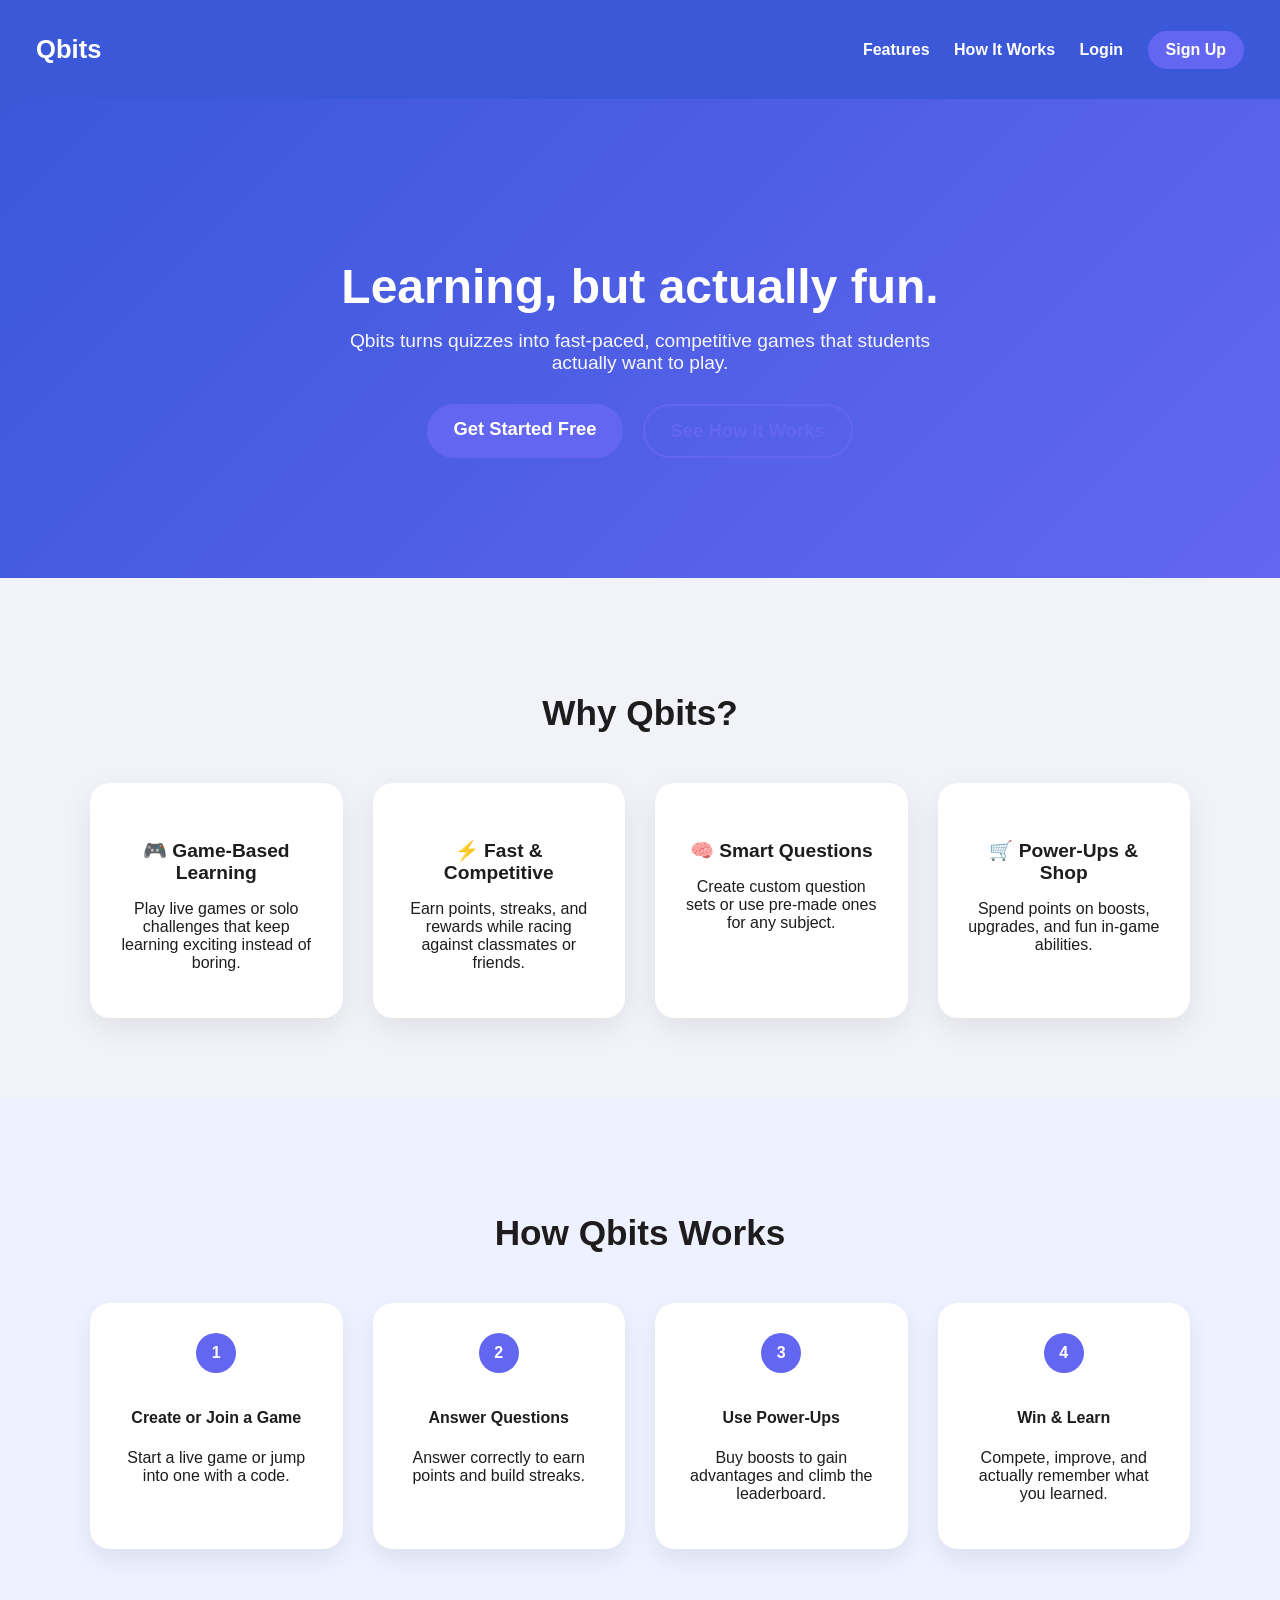
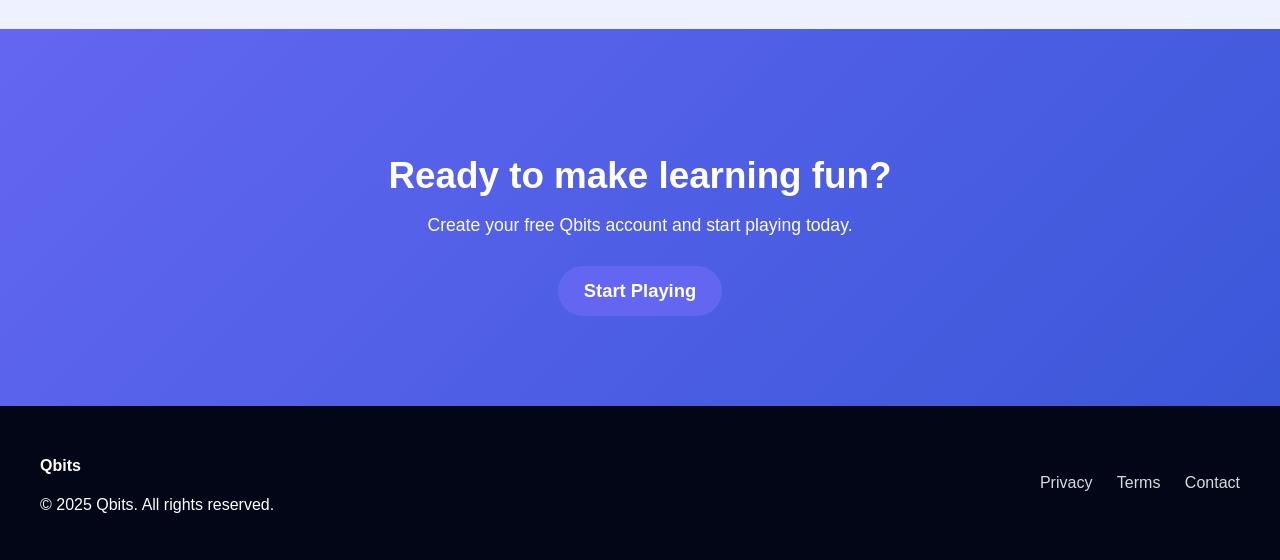
<file: index.html>
<!DOCTYPE html>
<html lang="en">
<head>
  <meta charset="UTF-8" />
  <meta name="viewport" content="width=device-width, initial-scale=1.0" />
  <title>Qbits — Learning, but actually fun</title>
  <link rel="stylesheet" href="style.css" />
</head>

<body>

  <!-- NAVBAR -->
  <header class="nav">
    <div class="nav-left">
      <h1 class="logo">Qbits</h1>
    </div>

    <nav class="nav-right">
      <a href="#features">Features</a>
      <a href="#how">How It Works</a>
      <a href="login.html">Login</a>
      <a href="signup.html" class="btn">Sign Up</a>
    </nav>
  </header>

  <!-- HERO -->
  <section class="hero">
    <div class="hero-content">
      <h2>Learning, but actually fun.</h2>
      <p>
        Qbits turns quizzes into fast-paced, competitive games that students
        actually want to play.
      </p>

      <div class="hero-buttons">
        <a href="signup.html" class="btn big">Get Started Free</a>
        <a href="#how" class="btn outline big">See How It Works</a>
      </div>
    </div>
  </section>

  <!-- FEATURES -->
  <section class="features" id="features">
    <h3>Why Qbits?</h3>

    <div class="feature-grid">
      <div class="feature-card">
        <h4>🎮 Game-Based Learning</h4>
        <p>
          Play live games or solo challenges that keep learning exciting
          instead of boring.
        </p>
      </div>

      <div class="feature-card">
        <h4>⚡ Fast & Competitive</h4>
        <p>
          Earn points, streaks, and rewards while racing against classmates
          or friends.
        </p>
      </div>

      <div class="feature-card">
        <h4>🧠 Smart Questions</h4>
        <p>
          Create custom question sets or use pre-made ones for any subject.
        </p>
      </div>

      <div class="feature-card">
        <h4>🛒 Power-Ups & Shop</h4>
        <p>
          Spend points on boosts, upgrades, and fun in-game abilities.
        </p>
      </div>
    </div>
  </section>

  <!-- HOW IT WORKS -->
  <section class="how" id="how">
    <h3>How Qbits Works</h3>

    <div class="steps">
      <div class="step">
        <span>1</span>
        <h4>Create or Join a Game</h4>
        <p>Start a live game or jump into one with a code.</p>
      </div>

      <div class="step">
        <span>2</span>
        <h4>Answer Questions</h4>
        <p>Answer correctly to earn points and build streaks.</p>
      </div>

      <div class="step">
        <span>3</span>
        <h4>Use Power-Ups</h4>
        <p>Buy boosts to gain advantages and climb the leaderboard.</p>
      </div>

      <div class="step">
        <span>4</span>
        <h4>Win & Learn</h4>
        <p>Compete, improve, and actually remember what you learned.</p>
      </div>
    </div>
  </section>

  <!-- CTA -->
  <section class="cta">
    <h3>Ready to make learning fun?</h3>
    <p>Create your free Qbits account and start playing today.</p>
    <a href="signup.html" class="btn big">Start Playing</a>
  </section>

  <!-- FOOTER -->
  <footer class="footer">
    <div class="footer-left">
      <h4>Qbits</h4>
      <p>© 2025 Qbits. All rights reserved.</p>
    </div>

    <div class="footer-right">
      <a href="#">Privacy</a>
      <a href="#">Terms</a>
      <a href="#">Contact</a>
    </div>
  </footer>

</body>
</html>
</file>
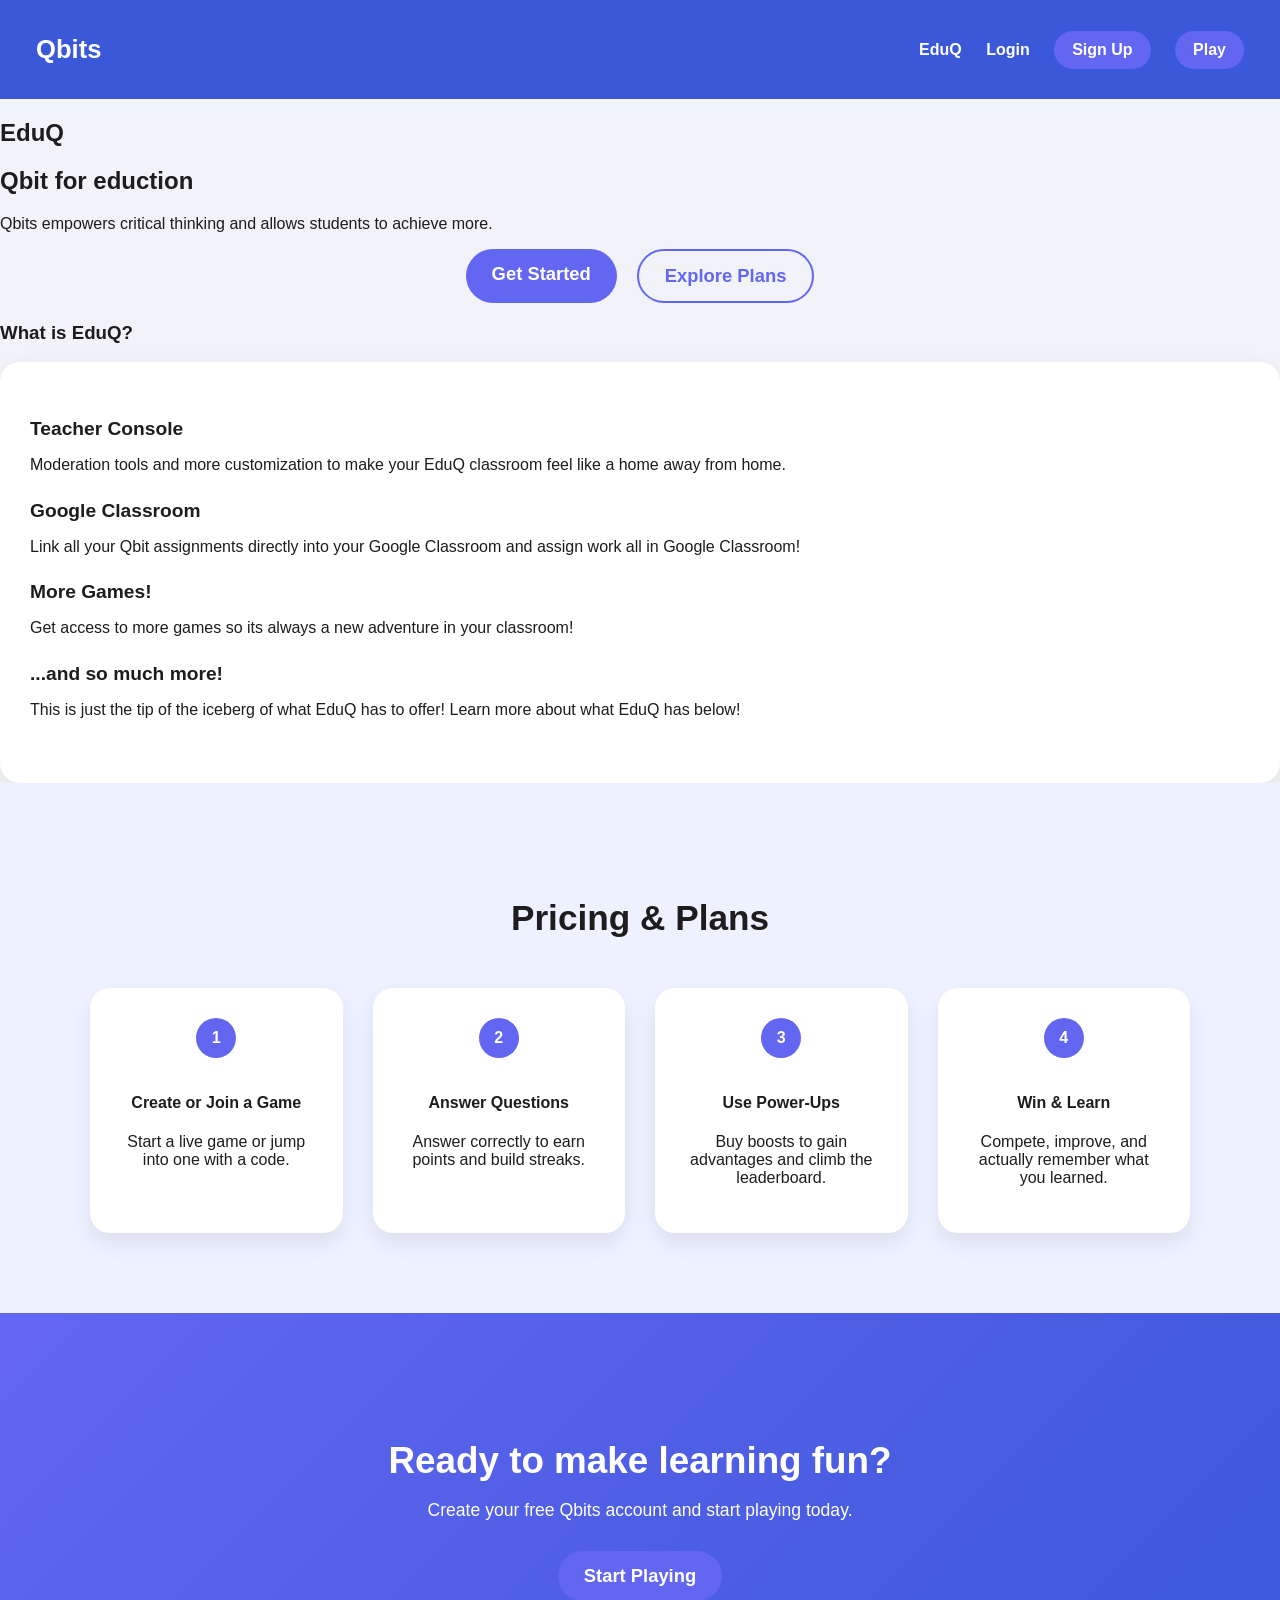
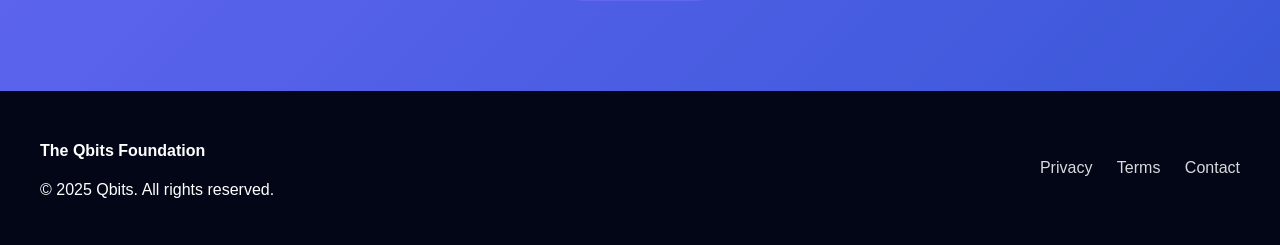
<file: edu.html>
<!DOCTYPE html>
<html lang="en">
<head>
  <meta charset="UTF-8" />
  <meta name="viewport" content="width=device-width, initial-scale=1.0" />
  <title>Qbits — Learning, but actually fun</title>
  <link rel="stylesheet" href="style.css" />
</head>

<body>

  <!-- NAVBAR -->
  <header class="nav">
    <div class="nav-left">
      <h1 class="logo">Qbits</h1>
    </div>

    <nav class="nav-right">
      <a href="education.html">EduQ</a>
      <a href="login.html">Login</a>
      <a href="signup.html" class="btn">Sign Up</a>
      <a href="game.html" class="btn">Play</a>
    </nav>
  </header>

  <!-- EduQ -->
  <section class="edu">
    <div class="hero-content">
      <h1>EduQ</h1>
      <h2>Qbit for eduction</h2>
      <p>
       Qbits empowers critical thinking and allows students to achieve more.
      </p>

      <div class="hero-buttons">
        <a href="signup.html" class="btn big">Get Started</a>
        <a href="#how" class="btn outline big" id="seehow">Explore Plans</a>
      </div>
    </div>
  </section>

  <!-- FEATURES -->
  <section class="plans">
    <h3>What is EduQ?</h3>

      <div class="feature-card">
        <h4>Teacher Console</h4>
        <p>
          Moderation tools and more customization to make your EduQ classroom feel like a home away from home.
        </p>

       <h4>Google Classroom</h4>
       <p>Link all your Qbit assignments directly into your Google Classroom and assign work all in Google Classroom!</p>
       <h4>More Games!</h4>
       <p>Get access to more games so its always a new adventure in your classroom!

      <h4>...and so much more!</h4>
      <p>This is just the tip of the iceberg of what EduQ has to offer! Learn more about what EduQ has below!</p><a href="#" id="learnedu">Click here to explore!</a>
      </div>
  </section>

  <!-- Plans -->
  <section class="how" id="how">
    <h3>Pricing & Plans</h3>

    <div class="steps">
      <div class="step">
        <span>1</span>
        <h4>Create or Join a Game</h4>
        <p>Start a live game or jump into one with a code.</p>
      </div>

      <div class="step">
        <span>2</span>
        <h4>Answer Questions</h4>
        <p>Answer correctly to earn points and build streaks.</p>
      </div>

      <div class="step">
        <span>3</span>
        <h4>Use Power-Ups</h4>
        <p>Buy boosts to gain advantages and climb the leaderboard.</p>
      </div>

      <div class="step">
        <span>4</span>
        <h4>Win & Learn</h4>
        <p>Compete, improve, and actually remember what you learned.</p>
      </div>
    </div>
  </section>

  <!-- CTA -->
  <section class="cta">
    <h3>Ready to make learning fun?</h3>
    <p>Create your free Qbits account and start playing today.</p>
    <a href="signup.html" class="btn big">Start Playing</a>
  </section>

  <!-- FOOTER -->
  <footer class="footer">
    <div class="footer-left">
      <h4>The Qbits Foundation</h4>
      <p>© 2025 Qbits. All rights reserved.</p>
    </div>

    <div class="footer-right">
      <a href="#">Privacy</a>
      <a href="#">Terms</a>
      <a href="#">Contact</a>
    </div>
  </footer>

</body>
</html>
</file>
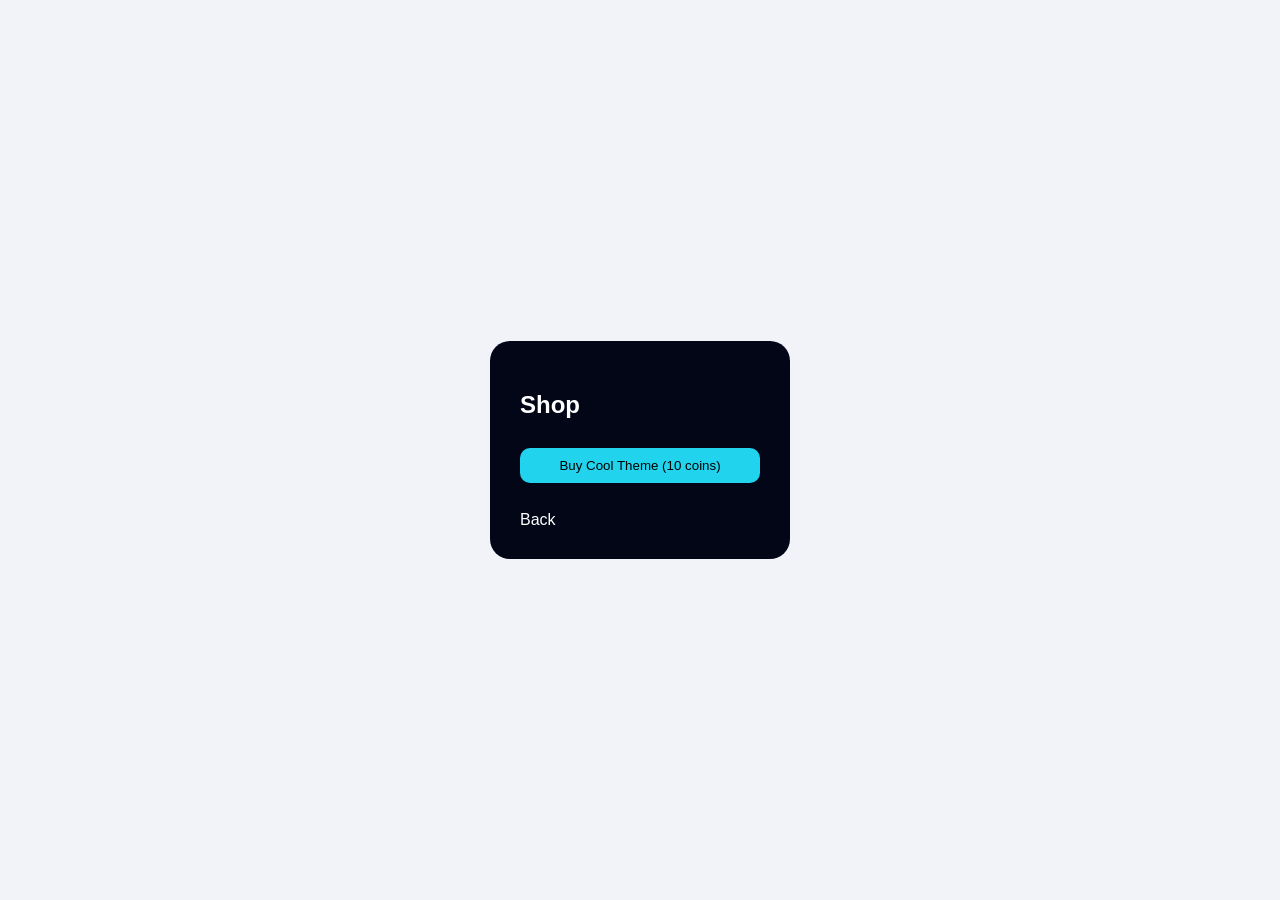
<file: shop.html>
<!DOCTYPE html>
<html>
<head>
  <title>Shop – Qbits</title>
  <link rel="stylesheet" href="style.css">
</head>
<body class="center">
  <div class="card">
    <h2>Shop</h2>
    <p id="coins"></p>
    <button onclick="buy()">Buy Cool Theme (10 coins)</button>
    <br><br>
    <a href="dashboard.html">Back</a>
  </div>

  <script src="shop.js"></script>
</body>
</html>
</file>
<file: style.css>
/* -----------------------------
   GLOBALS
----------------------------- */
* {
  box-sizing: border-box;
  font-family: Inter, sans-serif;
}

body {
  margin: 0;
  background: #f1f3f9;
  color: #1e1c1c;
}

a {
  text-decoration: none;
  color: white;
}

/* -----------------------------
   NAVBAR
----------------------------- */
.nav {
  display: flex;
  justify-content: space-between;
  align-items: center;
  padding: 18px 36px;
  background: #3b58d9;
}

.logo {
  color: white;
  font-weight: 700;
  font-size: 1.6rem;
}

.nav-right a {
  margin-left: 20px;
  font-weight: 600;
}

.nav-right a:hover {
  opacity: 0.85;
}

/* -----------------------------
   BUTTONS
----------------------------- */
.btn {
  background: #6366f1;
  color: white;
  padding: 10px 18px;
  border-radius: 999px;
  font-weight: 600;
  display: inline-block;
  transition: transform 0.2s ease, box-shadow 0.2s ease;
}

.btn:hover {
  transform: translateY(-2px);
  box-shadow: 0 10px 20px rgba(99, 102, 241, 0.35);
}

.btn.outline {
  background: transparent;
  border: 2px solid #6366f1;
  color: #6366f1;
}

.big {
  font-size: 1.15rem;
  padding: 14px 26px;
}

/* -----------------------------
   HERO
----------------------------- */
.hero {
  text-align: center;
  padding: 120px 20px;
  background: linear-gradient(135deg, #3b58d9, #6366f1);
  color: white;
}

.hero h2 {
  font-size: 3rem;
  margin-bottom: 16px;
}

.hero p {
  font-size: 1.2rem;
  max-width: 600px;
  margin: 0 auto 30px;
  opacity: 0.95;
}

.hero-buttons {
  display: flex;
  justify-content: center;
  gap: 20px;
  flex-wrap: wrap;
}

/* -----------------------------
   FEATURES
----------------------------- */
.features {
  padding: 80px 40px;
  text-align: center;
}

.features h3 {
  font-size: 2.2rem;
  margin-bottom: 50px;
}

.feature-grid {
  display: grid;
  grid-template-columns: repeat(auto-fit, minmax(240px, 1fr));
  gap: 30px;
  max-width: 1100px;
  margin: auto;
}

.feature-card {
  background: white;
  padding: 30px;
  border-radius: 20px;
  box-shadow: 0 10px 30px rgba(0,0,0,0.08);
  transition: transform 0.2s ease;
}

.feature-card:hover {
  transform: translateY(-6px);
}

.feature-card h4 {
  margin-bottom: 12px;
  font-size: 1.2rem;
}

/* -----------------------------
   HOW IT WORKS
----------------------------- */
.how {
  background: #eef1ff;
  padding: 80px 40px;
  text-align: center;
}

.how h3 {
  font-size: 2.2rem;
  margin-bottom: 50px;
}

.steps {
  display: grid;
  grid-template-columns: repeat(auto-fit, minmax(220px, 1fr));
  gap: 30px;
  max-width: 1100px;
  margin: auto;
}

.step {
  background: white;
  padding: 30px;
  border-radius: 20px;
  box-shadow: 0 10px 25px rgba(0,0,0,0.08);
}

.step span {
  display: inline-block;
  background: #6366f1;
  color: white;
  width: 40px;
  height: 40px;
  line-height: 40px;
  border-radius: 50%;
  font-weight: 700;
  margin-bottom: 15px;
}

/* -----------------------------
   CTA
----------------------------- */
.cta {
  padding: 90px 20px;
  background: linear-gradient(135deg, #6366f1, #3b58d9);
  color: white;
  text-align: center;
}

.cta h3 {
  font-size: 2.3rem;
  margin-bottom: 10px;
}

.cta p {
  margin-bottom: 30px;
  font-size: 1.1rem;
}

/* -----------------------------
   FOOTER
----------------------------- */
.footer {
  display: flex;
  justify-content: space-between;
  align-items: center;
  padding: 30px 40px;
  background: #020617;
  color: white;
  flex-wrap: wrap;
}

.footer-right a {
  margin-left: 20px;
  opacity: 0.85;
}

.footer-right a:hover {
  opacity: 1;
}

/* -----------------------------
   AUTH / DASHBOARD (FROM YOU)
----------------------------- */
.center {
  display: flex;
  justify-content: center;
  align-items: center;
  height: 100vh;
}

.card {
  background: #020617;
  padding: 30px;
  border-radius: 20px;
  width: 300px;
  color: white;
}

input, button {
  width: 100%;
  padding: 10px;
  margin: 10px 0;
  border-radius: 10px;
  border: none;
}

button {
  background: #22d3ee;
  color: black;
  cursor: pointer;
}

.dashboard {
  display: flex;
  gap: 20px;
  padding: 40px;
}

.card-btn {
  flex: 1;
  background: #020617;
  padding: 40px;
  text-align: center;
  border-radius: 20px;
  color: white;
}
</file>
